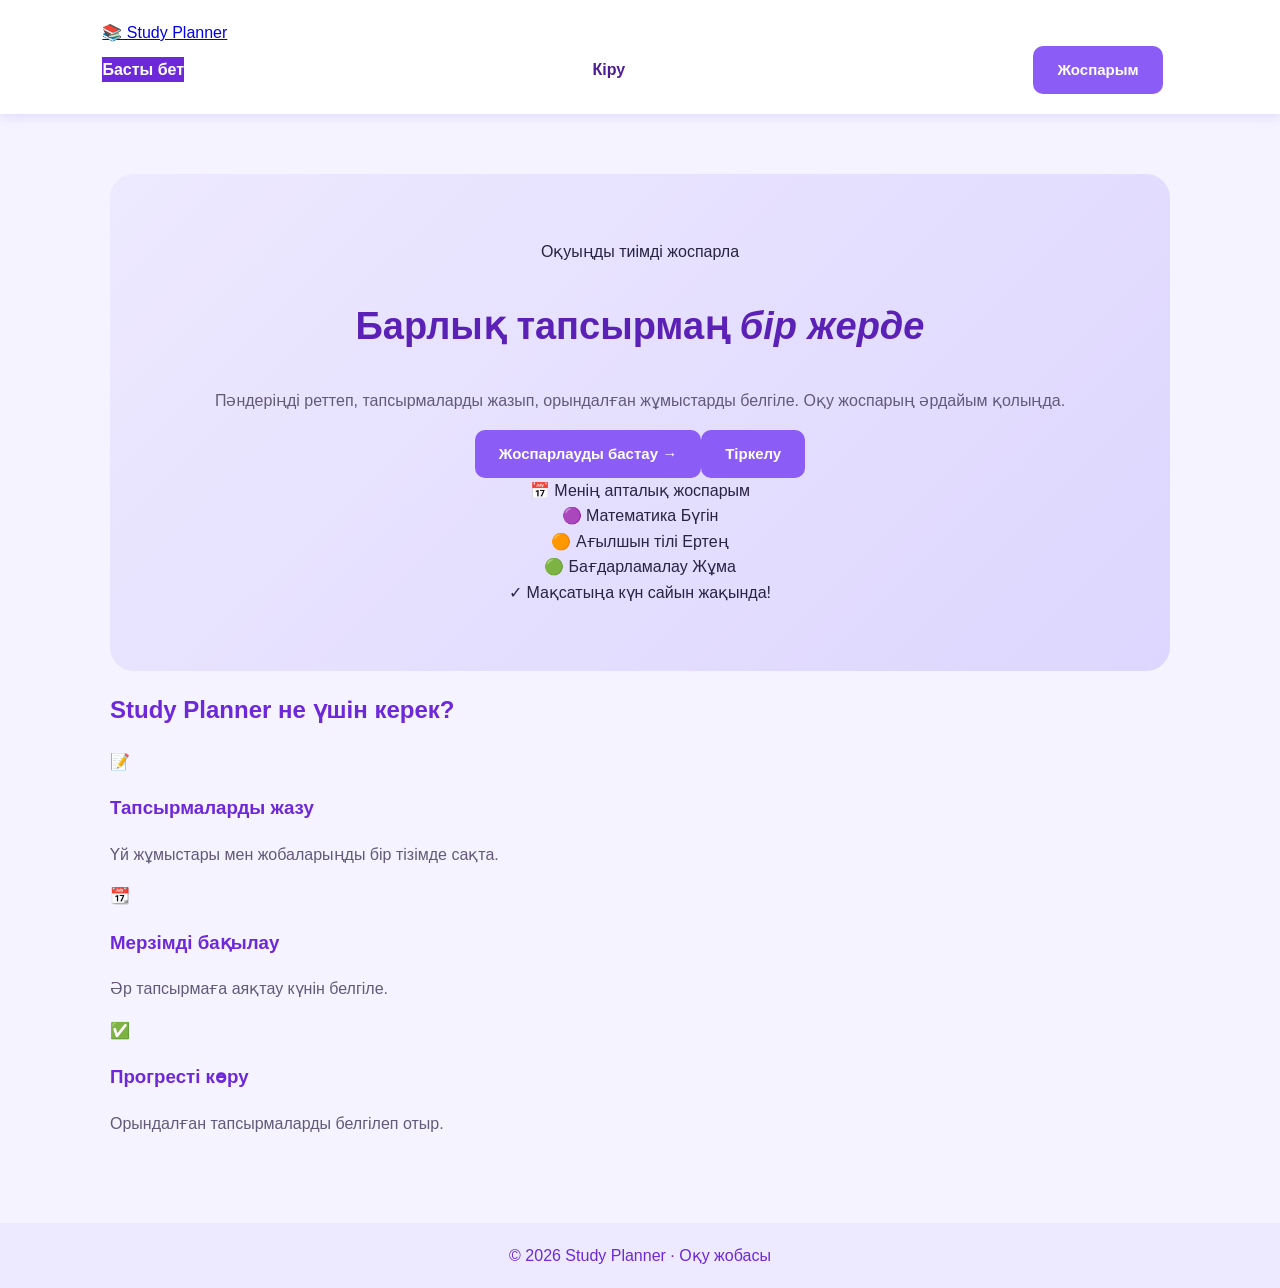
<file: index.html>
<!doctype html><html lang="kk"><head><meta charset="UTF-8"><meta name="viewport" content="width=device-width,initial-scale=1"><title>Study Planner — Басты бет</title><link rel="stylesheet" href="assets/style.css"></head><body><header class="nav"><a class="brand" href="index.html">📚 Study Planner</a><nav><a class="active" href="index.html">Басты бет</a><a href="login.html">Кіру</a><a class="btn small" href="dashboard.html">Жоспарым</a></nav></header><main><section class="hero"><div><span class="eyebrow">Оқуыңды тиімді жоспарла</span><h1>Барлық тапсырмаң <em>бір жерде</em></h1><p>Пәндеріңді реттеп, тапсырмаларды жазып, орындалған жұмыстарды белгіле. Оқу жоспарың әрдайым қолыңда.</p><div class="actions"><a class="btn" href="dashboard.html">Жоспарлауды бастау →</a><a class="btn secondary" href="login.html">Тіркелу</a></div></div><div class="hero-art"><div class="mock"><div class="mock-top">📅 Менің апталық жоспарым</div><div class="mock-item">🟣 Математика <span>Бүгін</span></div><div class="mock-item">🟠 Ағылшын тілі <span>Ертең</span></div><div class="mock-item">🟢 Бағдарламалау <span>Жұма</span></div><div class="mock-foot">✓ Мақсатыңа күн сайын жақында!</div></div></div></section><section class="section"><h2>Study Planner не үшін керек?</h2><div class="features"><article class="feature"><div class="feature-icon">📝</div><h3>Тапсырмаларды жазу</h3><p>Үй жұмыстары мен жобаларыңды бір тізімде сақта.</p></article><article class="feature"><div class="feature-icon">📆</div><h3>Мерзімді бақылау</h3><p>Әр тапсырмаға аяқтау күнін белгіле.</p></article><article class="feature"><div class="feature-icon">✅</div><h3>Прогресті көру</h3><p>Орындалған тапсырмаларды белгілеп отыр.</p></article></div></section></main><footer>© 2026 Study Planner · Оқу жобасы</footer></body></html>
</file>
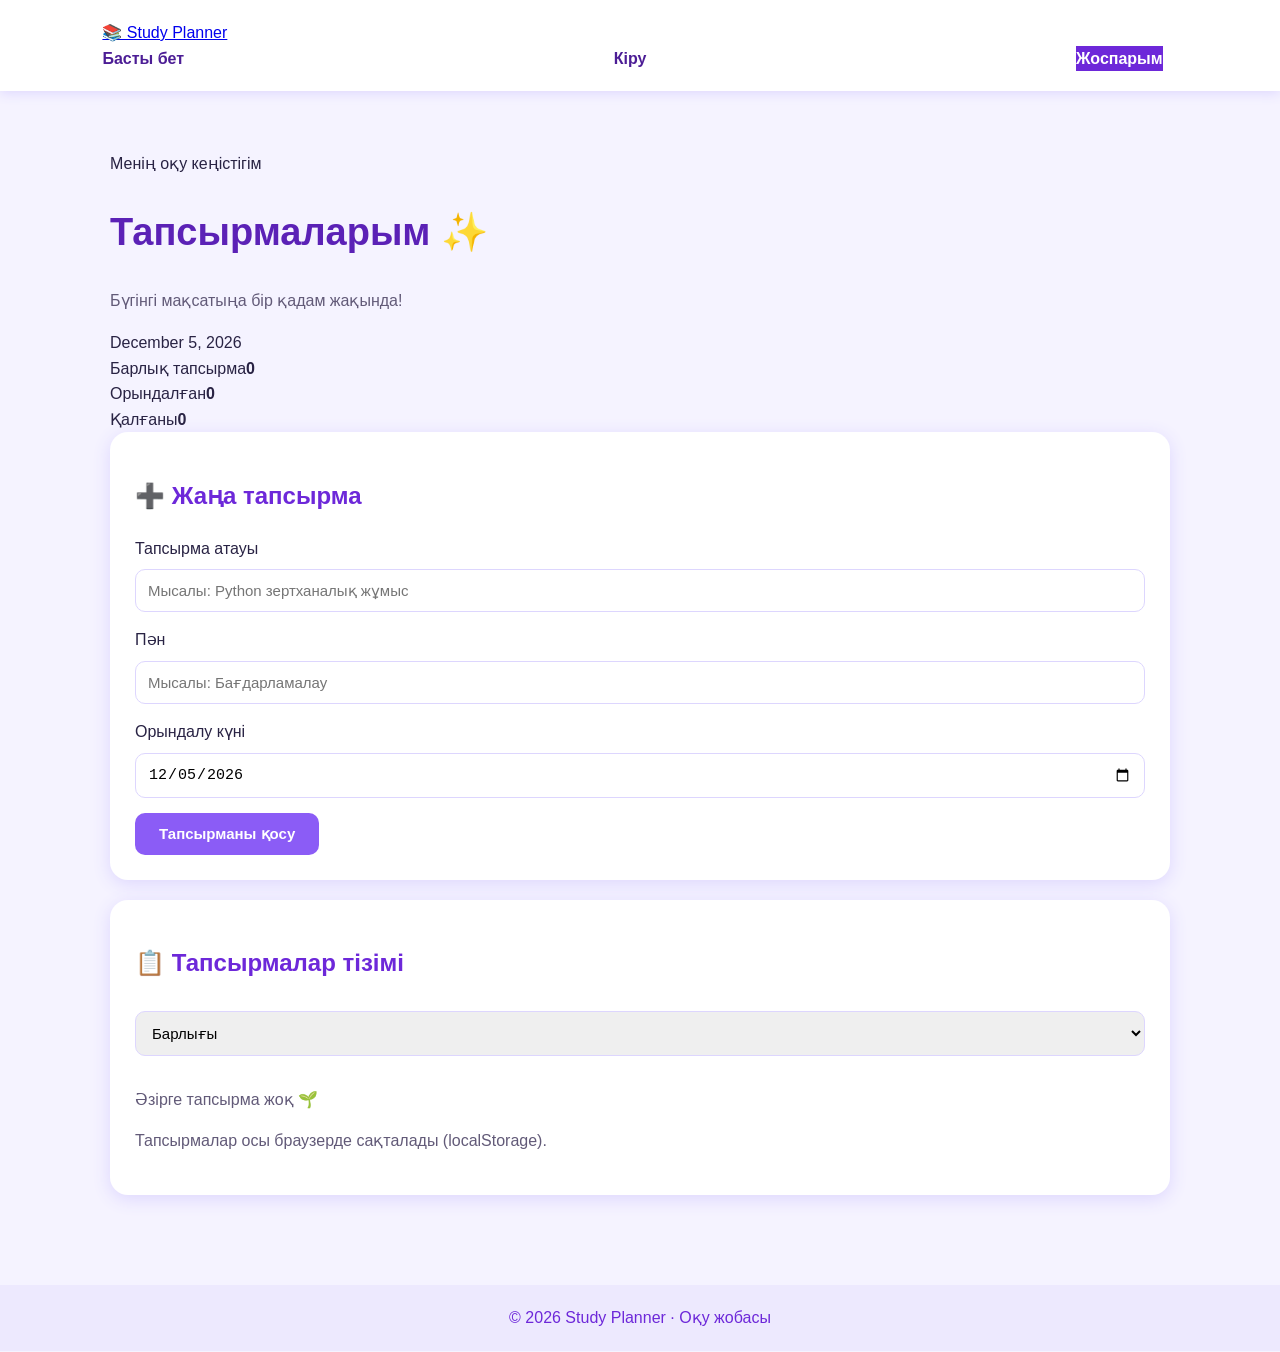
<file: dashboard.html>
<!doctype html><html lang="kk"><head><meta charset="UTF-8"><meta name="viewport" content="width=device-width,initial-scale=1"><title>Study Planner — Тапсырмалар</title><link rel="stylesheet" href="assets/style.css"></head><body><header class="nav"><a class="brand" href="index.html">📚 Study Planner</a><nav><a href="index.html">Басты бет</a><a href="login.html">Кіру</a><a class="active" href="dashboard.html">Жоспарым</a></nav></header><main class="dashboard"><div class="dash-heading"><div><span class="eyebrow">Менің оқу кеңістігім</span><h1>Тапсырмаларым ✨</h1><p>Бүгінгі мақсатыңа бір қадам жақында!</p></div><div class="date-pill" id="today"></div></div><div class="stats"><div class="stat"><span>Барлық тапсырма</span><strong id="totalCount">0</strong></div><div class="stat"><span>Орындалған</span><strong id="doneCount">0</strong></div><div class="stat"><span>Қалғаны</span><strong id="pendingCount">0</strong></div></div><div class="dashboard-grid"><section class="panel"><h2>➕ Жаңа тапсырма</h2><form id="taskForm"><label>Тапсырма атауы<input id="taskTitle" required maxlength="100" placeholder="Мысалы: Python зертханалық жұмыс"></label><label>Пән<input id="taskSubject" required maxlength="60" placeholder="Мысалы: Бағдарламалау"></label><label>Орындалу күні<input id="taskDate" type="date" required></label><button class="btn full" type="submit">Тапсырманы қосу</button></form></section><section class="panel"><div class="list-heading"><h2>📋 Тапсырмалар тізімі</h2><select id="filter" aria-label="Тапсырмаларды сүзу"><option value="all">Барлығы</option><option value="pending">Орындалмаған</option><option value="done">Орындалған</option></select></div><div id="taskList" class="task-list"></div><p class="note">Тапсырмалар осы браузерде сақталады (localStorage).</p></section></div></main><footer>© 2026 Study Planner · Оқу жобасы</footer><script src="assets/app.js"></script></body></html>
</file>
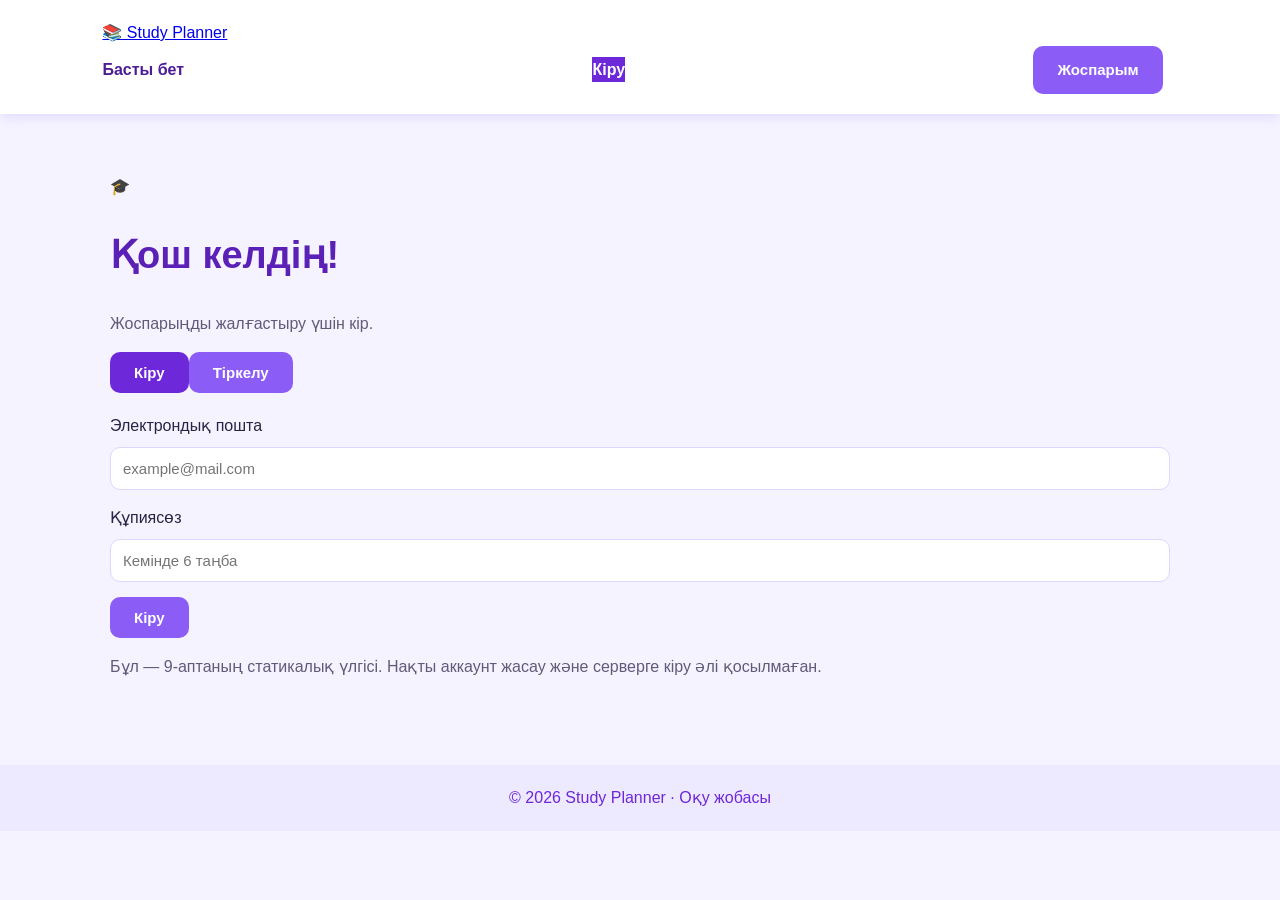
<file: login.html>
<!doctype html><html lang="kk"><head><meta charset="UTF-8"><meta name="viewport" content="width=device-width,initial-scale=1"><title>Study Planner — Кіру</title><link rel="stylesheet" href="assets/style.css"></head><body><header class="nav"><a class="brand" href="index.html">📚 Study Planner</a><nav><a href="index.html">Басты бет</a><a class="active" href="login.html">Кіру</a><a class="btn small" href="dashboard.html">Жоспарым</a></nav></header><main class="auth-wrap"><div class="auth-card"><div class="auth-icon">🎓</div><h1 id="formTitle">Қош келдің!</h1><p id="formDesc">Жоспарыңды жалғастыру үшін кір.</p><div class="tabs"><button id="loginTab" class="tab active" type="button">Кіру</button><button id="registerTab" class="tab" type="button">Тіркелу</button></div><form id="authForm"><label id="nameLabel" class="hidden">Аты-жөнің<input id="name" type="text" autocomplete="name" placeholder="Атыңды енгіз"></label><label>Электрондық пошта<input id="email" type="email" required autocomplete="email" placeholder="example@mail.com"></label><label>Құпиясөз<input id="password" type="password" required minlength="6" autocomplete="current-password" placeholder="Кемінде 6 таңба"></label><button class="btn full" id="submitBtn" type="submit">Кіру</button><p id="authMessage" class="message" role="status"></p></form><p class="note">Бұл — 9-аптаның статикалық үлгісі. Нақты аккаунт жасау және серверге кіру әлі қосылмаған.</p></div></main><footer>© 2026 Study Planner · Оқу жобасы</footer><script src="assets/app.js"></script></body></html>
</file>
<file: assets/style.css>
* {
    box-sizing: border-box;
}

body {
    margin: 0;
    font-family: Arial, sans-serif;
    background: #f5f3ff;
    color: #292344;
    line-height: 1.6;
}

header {
    background: white;
    padding: 20px 8%;
    box-shadow: 0 2px 12px #ddd6fe;
}

nav {
    display: flex;
    justify-content: space-between;
    align-items: center;
    flex-wrap: wrap;
    gap: 15px;
}

.logo {
    color: #7c3aed;
    font-size: 25px;
    font-weight: bold;
}

nav a {
    color: #4c1d95;
    text-decoration: none;
    margin-right: 15px;
    font-weight: bold;
}

nav a:hover {
    color: #a78bfa;
}

main {
    max-width: 1100px;
    margin: 40px auto;
    padding: 20px;
}

.hero {
    text-align: center;
    padding: 65px 20px;
    background: linear-gradient(135deg, #ede9fe, #ddd6fe);
    border-radius: 24px;
}

h1 {
    font-size: 38px;
    color: #5b21b6;
}

h2, h3 {
    color: #6d28d9;
}

p {
    color: #625a78;
}

.panel, .card {
    background: white;
    padding: 25px;
    border-radius: 18px;
    box-shadow: 0 4px 18px #ddd6fe;
    margin-bottom: 20px;
}

.cards {
    display: grid;
    grid-template-columns: repeat(3, 1fr);
    gap: 20px;
    margin-top: 25px;
}

button, .btn {
    display: inline-block;
    background: #8b5cf6;
    color: white;
    padding: 12px 24px;
    border: none;
    border-radius: 10px;
    cursor: pointer;
    text-decoration: none;
    font-size: 15px;
    font-weight: bold;
}

button:hover, .btn:hover {
    background: #6d28d9;
}

input, select, textarea {
    width: 100%;
    padding: 12px;
    margin: 8px 0 15px;
    border: 1px solid #ddd6fe;
    border-radius: 10px;
    font-size: 15px;
}

input:focus, textarea:focus, select:focus {
    outline: 2px solid #a78bfa;
}

form {
    margin-top: 20px;
}

.auth-container {
    max-width: 450px;
    margin: 50px auto;
}

.hidden {
    display: none !important;
}

.active {
    background: #6d28d9;
    color: white;
}

.task {
    display: flex;
    justify-content: space-between;
    align-items: center;
    gap: 15px;
    background: white;
    padding: 15px;
    border-radius: 12px;
    margin: 12px 0;
    border-left: 5px solid #8b5cf6;
}

.task.done {
    opacity: 0.65;
    border-left-color: #22c55e;
}

.task.done .task-title {
    text-decoration: line-through;
}

.task-actions {
    display: flex;
    gap: 8px;
}

.task-actions button {
    padding: 8px 12px;
}

footer {
    text-align: center;
    background: #ede9fe;
    padding: 20px;
    margin-top: 50px;
    color: #6d28d9;
}

@media (max-width: 768px) {
    header {
        padding: 15px;
    }

    nav {
        flex-direction: column;
        text-align: center;
    }

    main {
        margin: 15px auto;
        padding: 15px;
    }

    h1 {
        font-size: 28px;
    }

    .hero {
        padding: 35px 15px;
    }

    .cards {
        grid-template-columns: 1fr;
    }

    .panel, .card {
        padding: 18px;
    }

    .task {
        flex-direction: column;
        align-items: stretch;
    }

    .task-actions {
        flex-wrap: wrap;
    }
}
</file>
